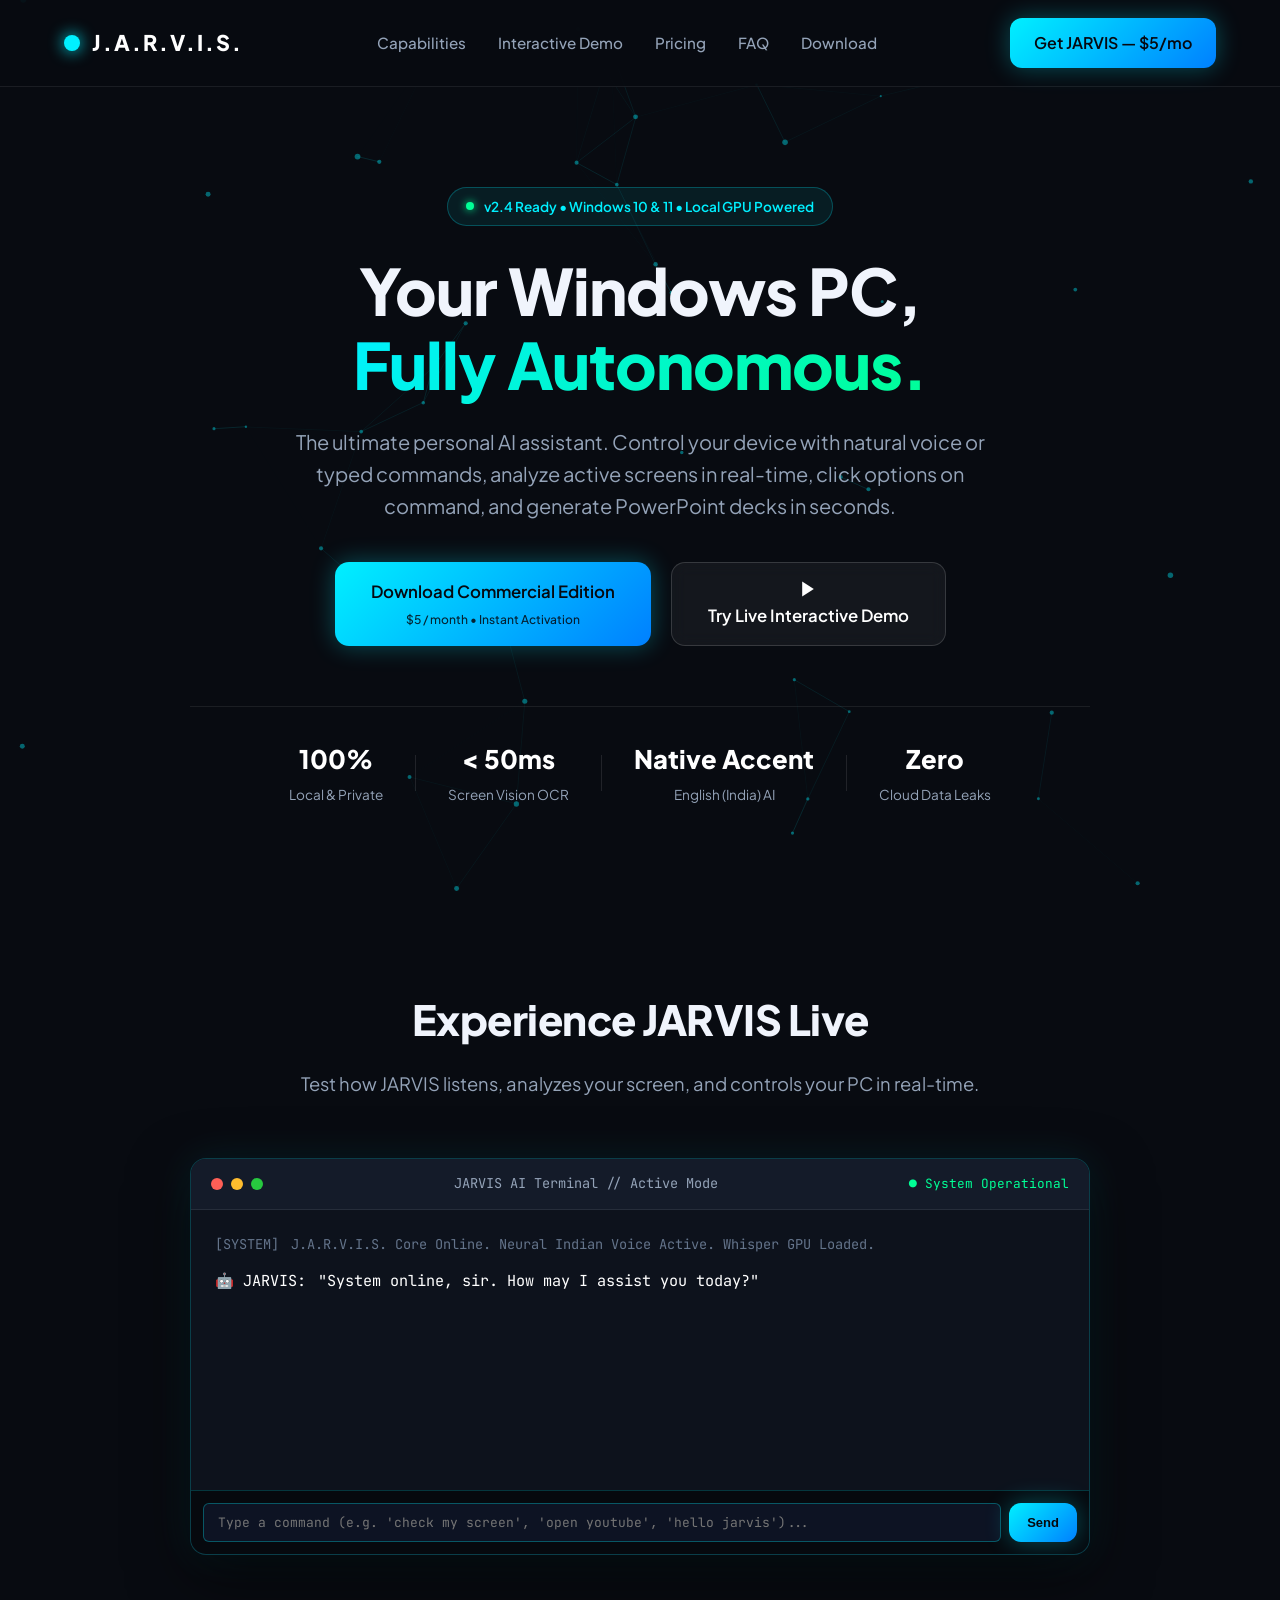
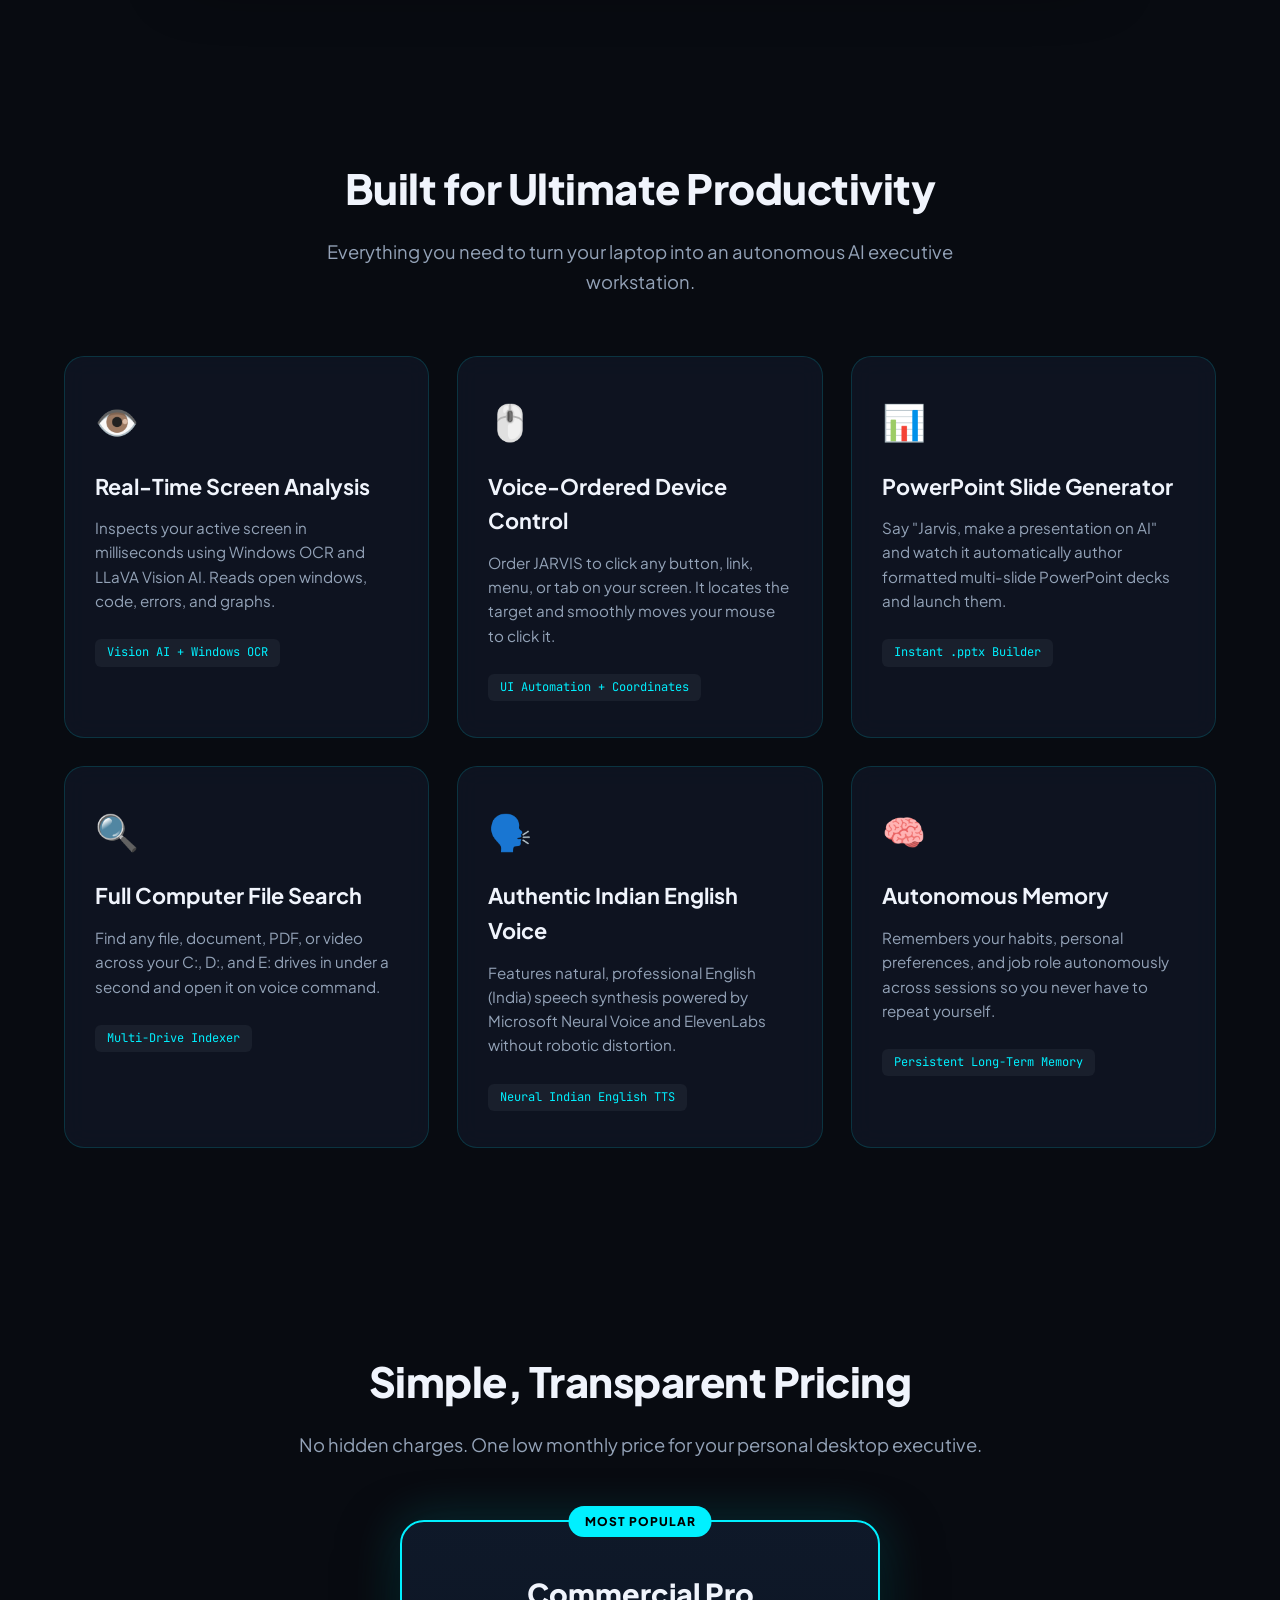
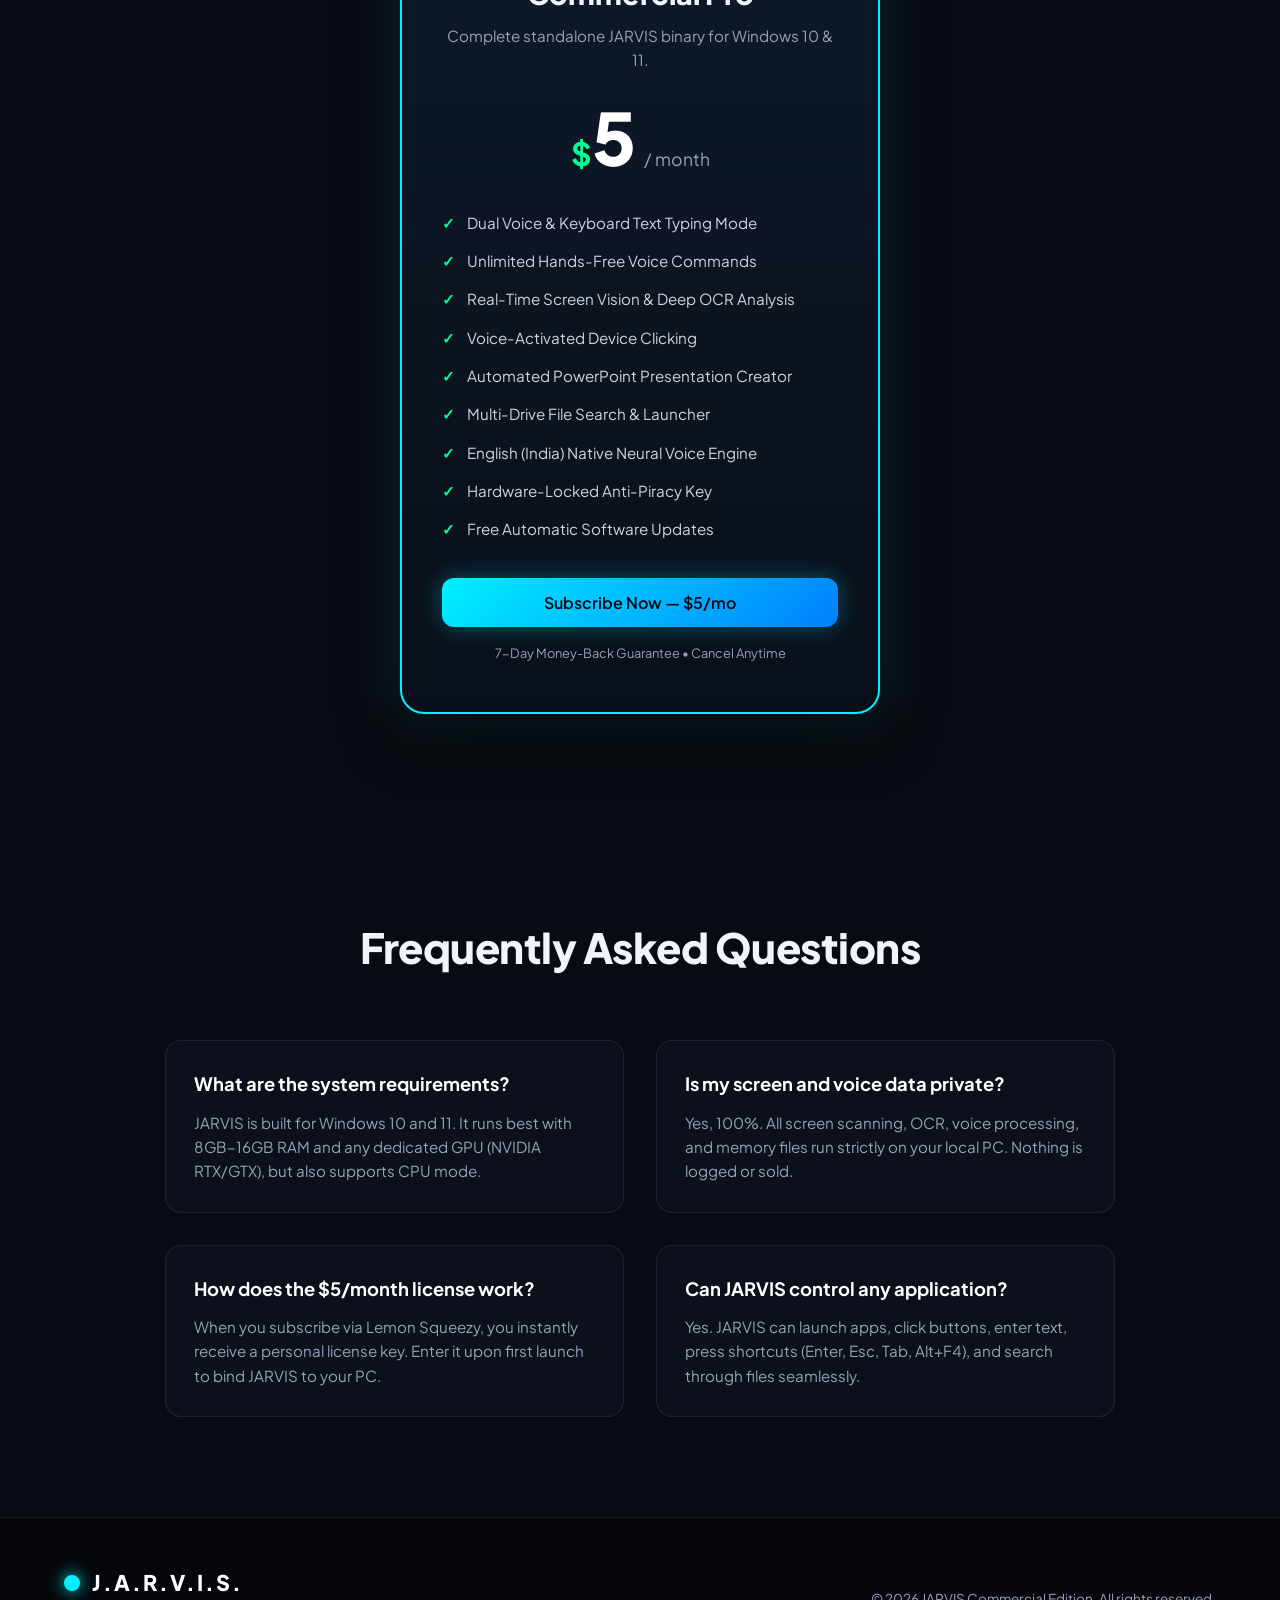
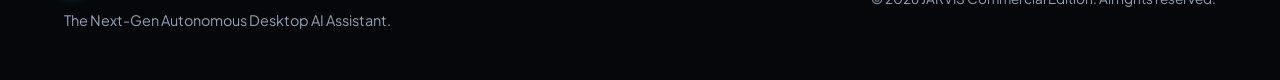
<file: docs/index.html>
<!DOCTYPE html>
<html lang="en">
<head>
  <meta charset="UTF-8">
  <meta name="viewport" content="width=device-width, initial-scale=1.0">
  <title>JARVIS — Autonomous AI Desktop Executive Assistant for Windows</title>
  <meta name="description" content="Control your PC with your voice, analyze your screen in real time, and create PowerPoint presentations on command. Powered by local GPU AI.">
  <link rel="preconnect" href="https://fonts.googleapis.com">
  <link rel="preconnect" href="https://fonts.gstatic.com" crossorigin>
  <link href="https://fonts.googleapis.com/css2?family=Plus+Jakarta+Sans:wght@300;400;500;600;700;800&family=JetBrains+Mono:wght@400;500;700&display=swap" rel="stylesheet">
  <link rel="stylesheet" href="styles.css">
</head>
<body>
  <!-- Cyber Background Canvas -->
  <canvas id="bg-canvas"></canvas>

  <!-- Navigation -->
  <nav class="navbar">
    <div class="nav-container">
      <div class="logo">
        <div class="logo-core"></div>
        <span>J.A.R.V.I.S.</span>
      </div>
      <div class="nav-links">
        <a href="#features">Capabilities</a>
        <a href="#demo">Interactive Demo</a>
        <a href="#pricing">Pricing</a>
        <a href="#faq">FAQ</a>
        <a href="download.html">Download</a>
      </div>
      <div class="nav-action">
        <a href="#pricing" class="btn btn-primary">Get JARVIS — $5/mo</a>
      </div>
    </div>
  </nav>

  <!-- Hero Section -->
  <header class="hero">
    <div class="hero-container">
      <div class="pill-badge">
        <span class="pulsing-dot"></span>
        v2.4 Ready • Windows 10 & 11 • Local GPU Powered
      </div>
      <h1 class="hero-title">
        Your Windows PC,<br>
        <span class="gradient-text">Fully Autonomous.</span>
      </h1>
      <p class="hero-subtitle">
        The ultimate personal AI assistant. Control your device with natural voice or typed commands, analyze active screens in real-time, click options on command, and generate PowerPoint decks in seconds.
      </p>

      <div class="hero-cta">
        <a href="https://drive.google.com/uc?export=download&id=1VoDySlDbKsOuo-lEMhZ5XF8BFnTOHtTJ" class="btn btn-primary btn-lg">
          <span>Download Commercial Edition</span>
          <span class="btn-subtext">$5 / month • Instant Activation</span>
        </a>
        <a href="#demo" class="btn btn-secondary btn-lg">
          <svg width="20" height="20" viewBox="0 0 24 24" fill="currentColor">
            <polygon points="5 3 19 12 5 21 5 3"></polygon>
          </svg>
          Try Live Interactive Demo
        </a>
      </div>

      <!-- Trust Badges -->
      <div class="hero-stats">
        <div class="stat-item">
          <span class="stat-val">100%</span>
          <span class="stat-label">Local & Private</span>
        </div>
        <div class="stat-divider"></div>
        <div class="stat-item">
          <span class="stat-val">&lt; 50ms</span>
          <span class="stat-label">Screen Vision OCR</span>
        </div>
        <div class="stat-divider"></div>
        <div class="stat-item">
          <span class="stat-val">Native Accent</span>
          <span class="stat-label">English (India) AI</span>
        </div>
        <div class="stat-divider"></div>
        <div class="stat-item">
          <span class="stat-val">Zero</span>
          <span class="stat-label">Cloud Data Leaks</span>
        </div>
      </div>
    </div>
  </header>

  <!-- Live Simulated Playground Section -->
  <section id="demo" class="playground-section">
    <div class="section-container">
      <div class="section-header">
        <h2 class="section-title">Experience JARVIS Live</h2>
        <p class="section-subtitle">Test how JARVIS listens, analyzes your screen, and controls your PC in real-time.</p>
      </div>

      <div class="terminal-window">
        <div class="terminal-bar">
          <div class="terminal-dots">
            <span class="dot red"></span>
            <span class="dot yellow"></span>
            <span class="dot green"></span>
          </div>
          <div class="terminal-title">JARVIS AI Terminal // Active Mode</div>
          <div class="terminal-status">● System Operational</div>
        </div>

        <div class="terminal-body" id="terminal-body">
          <div class="log-row sys">
            <span class="time">[SYSTEM]</span>
            <span>J.A.R.V.I.S. Core Online. Neural Indian Voice Active. Whisper GPU Loaded.</span>
          </div>
          <div class="log-row bot">
            <span class="prefix">🤖 JARVIS:</span>
            <span>"System online, sir. How may I assist you today?"</span>
          </div>
        </div>

        <!-- Custom Interactive Typing Input -->
        <div class="terminal-input-bar" style="display:flex; gap:8px; padding:12px; background:rgba(0,0,0,0.5); border-top:1px solid rgba(0,240,255,0.2);">
          <input type="text" id="terminal-custom-input" placeholder="Type a command (e.g. 'check my screen', 'open youtube', 'hello jarvis')..." style="flex:1; background:rgba(15,23,42,0.8); border:1px solid rgba(0,240,255,0.3); color:#fff; padding:10px 14px; border-radius:6px; font-family:'JetBrains Mono',monospace; font-size:13px; outline:none;" onkeydown="if(event.key==='Enter') executeCustomCommand()">
          <button onclick="executeCustomCommand()" class="btn btn-primary" style="padding:8px 18px; font-size:13px;">Send</button>
        </div>
      </div>
    </div>
  </section>

  <!-- Features Grid -->
  <section id="features" class="features-section">
    <div class="section-container">
      <div class="section-header">
        <h2 class="section-title">Built for Ultimate Productivity</h2>
        <p class="section-subtitle">Everything you need to turn your laptop into an autonomous AI executive workstation.</p>
      </div>

      <div class="features-grid">
        <!-- Feature 1 -->
        <div class="feature-card">
          <div class="feature-icon">👁️</div>
          <h3>Real-Time Screen Analysis</h3>
          <p>Inspects your active screen in milliseconds using Windows OCR and LLaVA Vision AI. Reads open windows, code, errors, and graphs.</p>
          <div class="feature-tag">Vision AI + Windows OCR</div>
        </div>

        <!-- Feature 2 -->
        <div class="feature-card">
          <div class="feature-icon">🖱️</div>
          <h3>Voice-Ordered Device Control</h3>
          <p>Order JARVIS to click any button, link, menu, or tab on your screen. It locates the target and smoothly moves your mouse to click it.</p>
          <div class="feature-tag">UI Automation + Coordinates</div>
        </div>

        <!-- Feature 3 -->
        <div class="feature-card">
          <div class="feature-icon">📊</div>
          <h3>PowerPoint Slide Generator</h3>
          <p>Say "Jarvis, make a presentation on AI" and watch it automatically author formatted multi-slide PowerPoint decks and launch them.</p>
          <div class="feature-tag">Instant .pptx Builder</div>
        </div>

        <!-- Feature 4 -->
        <div class="feature-card">
          <div class="feature-icon">🔍</div>
          <h3>Full Computer File Search</h3>
          <p>Find any file, document, PDF, or video across your C:, D:, and E: drives in under a second and open it on voice command.</p>
          <div class="feature-tag">Multi-Drive Indexer</div>
        </div>

        <!-- Feature 5 -->
        <div class="feature-card">
          <div class="feature-icon">🗣️</div>
          <h3>Authentic Indian English Voice</h3>
          <p>Features natural, professional English (India) speech synthesis powered by Microsoft Neural Voice and ElevenLabs without robotic distortion.</p>
          <div class="feature-tag">Neural Indian English TTS</div>
        </div>

        <!-- Feature 6 -->
        <div class="feature-card">
          <div class="feature-icon">🧠</div>
          <h3>Autonomous Memory</h3>
          <p>Remembers your habits, personal preferences, and job role autonomously across sessions so you never have to repeat yourself.</p>
          <div class="feature-tag">Persistent Long-Term Memory</div>
        </div>
      </div>
    </div>
  </section>

  <!-- Pricing Section -->
  <section id="pricing" class="pricing-section">
    <div class="section-container">
      <div class="section-header">
        <h2 class="section-title">Simple, Transparent Pricing</h2>
        <p class="section-subtitle">No hidden charges. One low monthly price for your personal desktop executive.</p>
      </div>

      <div class="pricing-card-wrapper">
        <div class="pricing-card featured">
          <div class="pricing-badge">MOST POPULAR</div>
          <h3 class="plan-name">Commercial Pro</h3>
          <p class="plan-desc">Complete standalone JARVIS binary for Windows 10 & 11.</p>
          
          <div class="plan-price">
            <span class="currency">$</span>
            <span class="amount">5</span>
            <span class="period">/ month</span>
          </div>

          <ul class="plan-features">
            <li><span>✓</span> Dual Voice & Keyboard Text Typing Mode</li>
            <li><span>✓</span> Unlimited Hands-Free Voice Commands</li>
            <li><span>✓</span> Real-Time Screen Vision & Deep OCR Analysis</li>
            <li><span>✓</span> Voice-Activated Device Clicking</li>
            <li><span>✓</span> Automated PowerPoint Presentation Creator</li>
            <li><span>✓</span> Multi-Drive File Search & Launcher</li>
            <li><span>✓</span> English (India) Native Neural Voice Engine</li>
            <li><span>✓</span> Hardware-Locked Anti-Piracy Key</li>
            <li><span>✓</span> Free Automatic Software Updates</li>
          </ul>

          <a href="https://paarushanand22.lemonsqueezy.com" class="btn btn-primary btn-block">
            Subscribe Now — $5/mo
          </a>
          <p class="money-back">7-Day Money-Back Guarantee • Cancel Anytime</p>
        </div>
      </div>
    </div>
  </section>

  <!-- FAQ Section -->
  <section id="faq" class="faq-section">
    <div class="section-container">
      <div class="section-header">
        <h2 class="section-title">Frequently Asked Questions</h2>
      </div>

      <div class="faq-grid">
        <div class="faq-item">
          <h4>What are the system requirements?</h4>
          <p>JARVIS is built for Windows 10 and 11. It runs best with 8GB–16GB RAM and any dedicated GPU (NVIDIA RTX/GTX), but also supports CPU mode.</p>
        </div>
        <div class="faq-item">
          <h4>Is my screen and voice data private?</h4>
          <p>Yes, 100%. All screen scanning, OCR, voice processing, and memory files run strictly on your local PC. Nothing is logged or sold.</p>
        </div>
        <div class="faq-item">
          <h4>How does the $5/month license work?</h4>
          <p>When you subscribe via Lemon Squeezy, you instantly receive a personal license key. Enter it upon first launch to bind JARVIS to your PC.</p>
        </div>
        <div class="faq-item">
          <h4>Can JARVIS control any application?</h4>
          <p>Yes. JARVIS can launch apps, click buttons, enter text, press shortcuts (Enter, Esc, Tab, Alt+F4), and search through files seamlessly.</p>
        </div>
      </div>
    </div>
  </section>

  <!-- Footer -->
  <footer class="footer">
    <div class="footer-container">
      <div class="footer-brand">
        <div class="logo">
          <div class="logo-core"></div>
          <span>J.A.R.V.I.S.</span>
        </div>
        <p>The Next-Gen Autonomous Desktop AI Assistant.</p>
      </div>
      <div class="footer-copy">
        © 2026 JARVIS Commercial Edition. All rights reserved.
      </div>
    </div>
  </footer>

  <script src="https://js.puter.com/v2/"></script>
  <script src="app.js"></script>
</body>
</html>
</file>
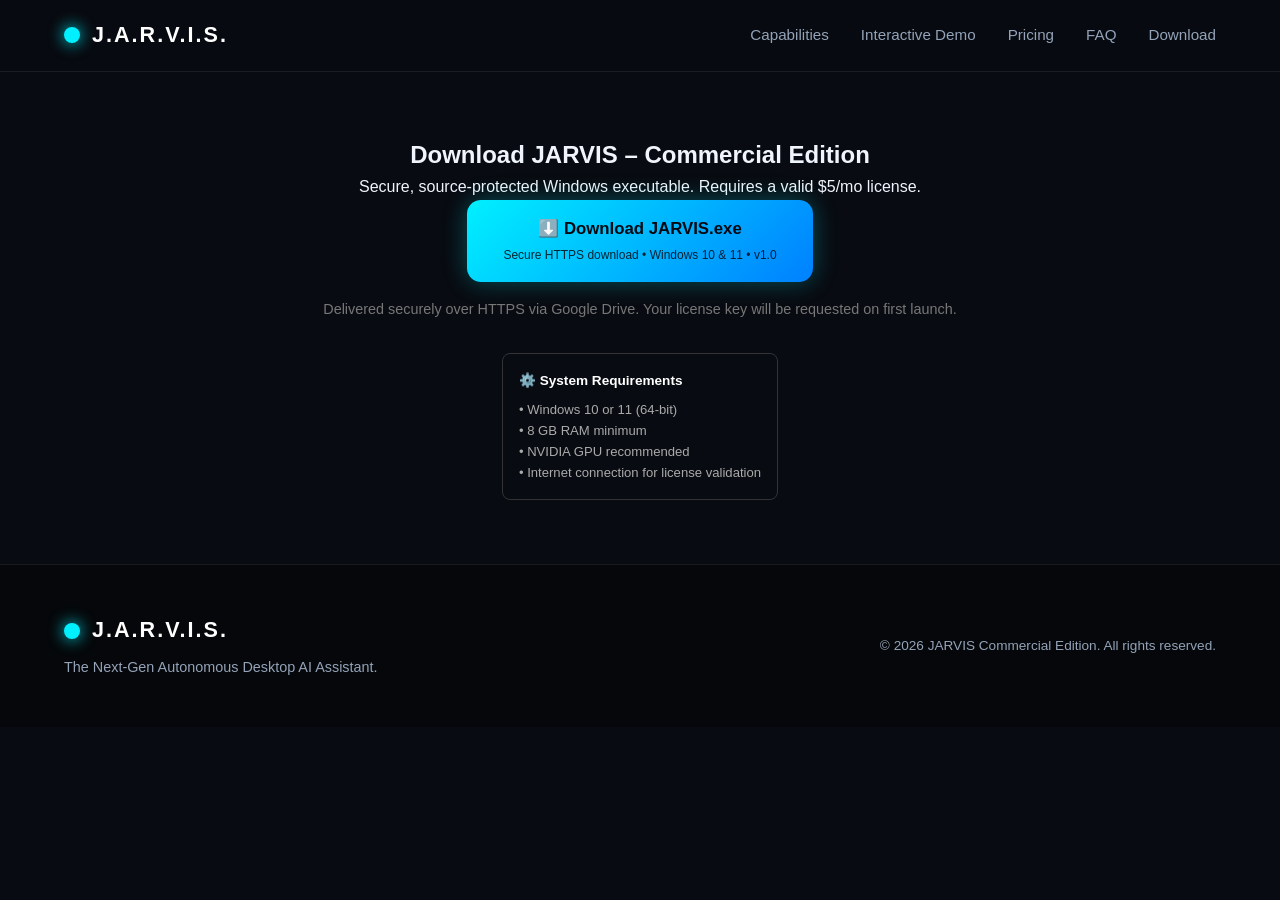
<file: docs/download.html>
<!DOCTYPE html>
<html lang="en">
<head>
  <meta charset="UTF-8">
  <meta name="viewport" content="width=device-width, initial-scale=1.0">
  <title>Download JARVIS – Secure Commercial Edition</title>
  <link rel="stylesheet" href="styles.css">
</head>
<body>
  <nav class="navbar">
    <div class="nav-container">
      <div class="logo"><div class="logo-core"></div><span>J.A.R.V.I.S.</span></div>
      <div class="nav-links">
        <a href="#features">Capabilities</a>
        <a href="#demo">Interactive Demo</a>
        <a href="#pricing">Pricing</a>
        <a href="#faq">FAQ</a>
        <a href="download.html" class="active">Download</a>
      </div>
    </div>
  </nav>

  <section class="download-section" style="padding: 4rem 0; text-align: center;">
    <h1>Download JARVIS – Commercial Edition</h1>
    <p>Secure, source‑protected Windows executable. Requires a valid $5/mo license.</p>
    <a href="https://drive.google.com/uc?export=download&id=1VoDySlDbKsOuo-lEMhZ5XF8BFnTOHtTJ" class="btn btn-primary btn-lg">
      <span>⬇️ Download JARVIS.exe</span>
      <span class="btn-subtext">Secure HTTPS download • Windows 10 &amp; 11 • v1.0</span>
    </a>
    <p style="margin-top: 1rem; font-size: 0.9rem; color: #777;">
      Delivered securely over HTTPS via Google Drive. Your license key will be requested on first launch.
    </p>
    <div style="margin-top:2rem; padding: 1rem; border: 1px solid #333; border-radius: 8px; display:inline-block; text-align:left; max-width:400px;">
      <p style="margin:0; color:#aaa; font-size:0.85rem;">⚙️ <strong style="color:#fff;">System Requirements</strong></p>
      <p style="margin:0.5rem 0 0; color:#aaa; font-size:0.82rem;">• Windows 10 or 11 (64-bit)<br>• 8 GB RAM minimum<br>• NVIDIA GPU recommended<br>• Internet connection for license validation</p>
    </div>
  </section>

  <footer class="footer">
    <div class="footer-container">
      <div class="footer-brand">
        <div class="logo"><div class="logo-core"></div><span>J.A.R.V.I.S.</span></div>
        <p>The Next‑Gen Autonomous Desktop AI Assistant.</p>
      </div>
      <div class="footer-copy">© 2026 JARVIS Commercial Edition. All rights reserved.</div>
    </div>
  </footer>

  <script src="app.js"></script>
</body>
</html>
</file>
<file: docs/styles.css>
:root {
  --bg-dark: #080b11;
  --bg-card: rgba(16, 23, 38, 0.75);
  --bg-card-border: rgba(0, 240, 255, 0.15);
  --cyan: #00f0ff;
  --cyan-glow: rgba(0, 240, 255, 0.35);
  --blue: #0080ff;
  --green: #00ff96;
  --text-main: #f0f4fc;
  --text-muted: #94a3b8;
  --font-main: 'Plus Jakarta Sans', -apple-system, sans-serif;
  --font-code: 'JetBrains Mono', monospace;
}

* {
  box-sizing: border-box;
  margin: 0;
  padding: 0;
}

html {
  scroll-behavior: smooth;
}

body {
  background-color: var(--bg-dark);
  color: var(--text-main);
  font-family: var(--font-main);
  line-height: 1.6;
  overflow-x: hidden;
  position: relative;
}

#bg-canvas {
  position: fixed;
  top: 0;
  left: 0;
  width: 100vw;
  height: 100vh;
  z-index: -1;
  pointer-events: none;
}

/* Navbar */
.navbar {
  position: sticky;
  top: 0;
  z-index: 100;
  backdrop-filter: blur(16px);
  background: rgba(8, 11, 17, 0.85);
  border-bottom: 1px solid rgba(255, 255, 255, 0.08);
  padding: 18px 0;
}

.nav-container {
  max-width: 1200px;
  margin: 0 auto;
  padding: 0 24px;
  display: flex;
  align-items: center;
  justify-content: space-between;
}

.logo {
  display: flex;
  align-items: center;
  gap: 12px;
  font-weight: 800;
  font-size: 1.35rem;
  letter-spacing: 2px;
  color: #fff;
}

.logo-core {
  width: 16px;
  height: 16px;
  border-radius: 50%;
  background: var(--cyan);
  box-shadow: 0 0 16px var(--cyan);
  animation: pulse 2s infinite ease-in-out;
}

@keyframes pulse {
  0%, 100% { transform: scale(1); opacity: 0.85; }
  50% { transform: scale(1.3); opacity: 1; box-shadow: 0 0 24px var(--cyan); }
}

.nav-links {
  display: flex;
  gap: 32px;
}

.nav-links a {
  color: var(--text-muted);
  text-decoration: none;
  font-size: 0.95rem;
  font-weight: 500;
  transition: color 0.2s;
}

.nav-links a:hover {
  color: var(--cyan);
}

/* Buttons */
.btn {
  display: inline-flex;
  flex-direction: column;
  align-items: center;
  justify-content: center;
  gap: 4px;
  padding: 12px 24px;
  border-radius: 12px;
  font-weight: 600;
  text-decoration: none;
  cursor: pointer;
  transition: all 0.25s ease;
  border: none;
}

.btn-primary {
  background: linear-gradient(135deg, #00f0ff, #0080ff);
  color: #060910;
  box-shadow: 0 0 24px rgba(0, 240, 255, 0.3);
}

.btn-primary:hover {
  transform: translateY(-2px);
  box-shadow: 0 0 36px rgba(0, 240, 255, 0.5);
}

.btn-secondary {
  background: rgba(255, 255, 255, 0.05);
  color: #fff;
  border: 1px solid rgba(255, 255, 255, 0.15);
  backdrop-filter: blur(8px);
}

.btn-secondary:hover {
  background: rgba(255, 255, 255, 0.1);
  border-color: var(--cyan);
  color: var(--cyan);
}

.btn-lg {
  padding: 16px 36px;
  font-size: 1.05rem;
  border-radius: 14px;
}

.btn-subtext {
  font-size: 0.75rem;
  font-weight: 500;
  opacity: 0.85;
}

.btn-block {
  width: 100%;
}

/* Hero */
.hero {
  padding: 100px 24px 80px;
  text-align: center;
  position: relative;
}

.hero-container {
  max-width: 900px;
  margin: 0 auto;
}

.pill-badge {
  display: inline-flex;
  align-items: center;
  gap: 10px;
  padding: 8px 18px;
  background: rgba(0, 240, 255, 0.08);
  border: 1px solid rgba(0, 240, 255, 0.25);
  border-radius: 100px;
  font-size: 0.85rem;
  font-weight: 600;
  color: var(--cyan);
  margin-bottom: 28px;
}

.pulsing-dot {
  width: 8px;
  height: 8px;
  background: var(--green);
  border-radius: 50%;
  box-shadow: 0 0 8px var(--green);
}

.hero-title {
  font-size: 4rem;
  font-weight: 800;
  line-height: 1.15;
  letter-spacing: -1px;
  margin-bottom: 24px;
}

.gradient-text {
  background: linear-gradient(135deg, #00f0ff, #00ff96);
  -webkit-background-clip: text;
  -webkit-text-fill-color: transparent;
}

.hero-subtitle {
  font-size: 1.25rem;
  color: var(--text-muted);
  max-width: 720px;
  margin: 0 auto 40px;
}

.hero-cta {
  display: flex;
  justify-content: center;
  gap: 20px;
  margin-bottom: 60px;
  flex-wrap: wrap;
}

.hero-stats {
  display: flex;
  justify-content: center;
  align-items: center;
  gap: 32px;
  padding-top: 32px;
  border-top: 1px solid rgba(255, 255, 255, 0.08);
  flex-wrap: wrap;
}

.stat-item {
  display: flex;
  flex-direction: column;
  gap: 4px;
}

.stat-val {
  font-size: 1.6rem;
  font-weight: 800;
  color: #fff;
}

.stat-label {
  font-size: 0.85rem;
  color: var(--text-muted);
}

.stat-divider {
  width: 1px;
  height: 36px;
  background: rgba(255, 255, 255, 0.1);
}

/* Section Common */
.section-container {
  max-width: 1200px;
  margin: 0 auto;
  padding: 100px 24px;
}

.section-header {
  text-align: center;
  max-width: 700px;
  margin: 0 auto 60px;
}

.section-title {
  font-size: 2.6rem;
  font-weight: 800;
  margin-bottom: 16px;
  letter-spacing: -0.5px;
}

.section-subtitle {
  color: var(--text-muted);
  font-size: 1.15rem;
}

/* Terminal Playground */
.terminal-window {
  background: #0d121c;
  border: 1px solid rgba(0, 240, 255, 0.2);
  border-radius: 16px;
  overflow: hidden;
  box-shadow: 0 20px 60px rgba(0, 0, 0, 0.6), 0 0 40px rgba(0, 240, 255, 0.1);
  max-width: 900px;
  margin: 0 auto;
}

.terminal-bar {
  background: #141b29;
  padding: 14px 20px;
  display: flex;
  align-items: center;
  justify-content: space-between;
  border-bottom: 1px solid rgba(255, 255, 255, 0.08);
}

.terminal-dots {
  display: flex;
  gap: 8px;
}

.dot {
  width: 12px;
  height: 12px;
  border-radius: 50%;
}
.dot.red { background: #ff5f56; }
.dot.yellow { background: #ffbd2e; }
.dot.green { background: #27c93f; }

.terminal-title {
  font-family: var(--font-code);
  font-size: 0.85rem;
  color: var(--text-muted);
}

.terminal-status {
  font-family: var(--font-code);
  font-size: 0.8rem;
  color: var(--green);
}

.terminal-body {
  padding: 24px;
  min-height: 280px;
  max-height: 380px;
  overflow-y: auto;
  font-family: var(--font-code);
  font-size: 0.95rem;
  display: flex;
  flex-direction: column;
  gap: 16px;
}

.log-row {
  display: flex;
  gap: 12px;
  line-height: 1.5;
}

.log-row.sys {
  color: #64748b;
  font-size: 0.85rem;
}

.log-row.user {
  color: var(--cyan);
}

.log-row.bot {
  color: #fff;
}

.log-row.action {
  color: #fbbf24;
}

.terminal-presets {
  background: #101622;
  padding: 16px 20px;
  border-top: 1px solid rgba(255, 255, 255, 0.06);
  display: flex;
  align-items: center;
  gap: 10px;
  flex-wrap: wrap;
}

.presets-label {
  font-size: 0.85rem;
  color: var(--text-muted);
  font-weight: 600;
}

.preset-pill {
  background: rgba(255, 255, 255, 0.05);
  border: 1px solid rgba(255, 255, 255, 0.12);
  color: #e2e8f0;
  padding: 8px 14px;
  border-radius: 8px;
  font-size: 0.85rem;
  cursor: pointer;
  transition: all 0.2s;
  font-family: var(--font-main);
  font-weight: 500;
}

.preset-pill:hover {
  background: rgba(0, 240, 255, 0.12);
  border-color: var(--cyan);
  color: var(--cyan);
}

/* Features Grid */
.features-grid {
  display: grid;
  grid-template-columns: repeat(auto-fit, minmax(340px, 1fr));
  gap: 28px;
}

.feature-card {
  background: var(--bg-card);
  border: 1px solid var(--bg-card-border);
  padding: 36px 30px;
  border-radius: 20px;
  backdrop-filter: blur(12px);
  transition: transform 0.25s, border-color 0.25s, box-shadow 0.25s;
}

.feature-card:hover {
  transform: translateY(-6px);
  border-color: var(--cyan);
  box-shadow: 0 12px 40px rgba(0, 240, 255, 0.15);
}

.feature-icon {
  font-size: 2.2rem;
  margin-bottom: 20px;
}

.feature-card h3 {
  font-size: 1.35rem;
  font-weight: 700;
  margin-bottom: 12px;
}

.feature-card p {
  color: var(--text-muted);
  font-size: 0.95rem;
  margin-bottom: 24px;
}

.feature-tag {
  display: inline-block;
  padding: 4px 12px;
  border-radius: 6px;
  background: rgba(255, 255, 255, 0.05);
  font-family: var(--font-code);
  font-size: 0.75rem;
  color: var(--cyan);
}

/* Pricing Card */
.pricing-card-wrapper {
  max-width: 480px;
  margin: 0 auto;
}

.pricing-card {
  background: linear-gradient(180deg, rgba(16, 26, 44, 0.9), rgba(10, 16, 28, 0.9));
  border: 2px solid var(--cyan);
  border-radius: 24px;
  padding: 48px 40px;
  position: relative;
  box-shadow: 0 20px 60px rgba(0, 0, 0, 0.6), 0 0 50px rgba(0, 240, 255, 0.2);
  text-align: center;
}

.pricing-badge {
  position: absolute;
  top: -16px;
  left: 50%;
  transform: translateX(-50%);
  background: var(--cyan);
  color: #000;
  font-weight: 800;
  font-size: 0.75rem;
  padding: 6px 16px;
  border-radius: 100px;
  letter-spacing: 1px;
}

.plan-name {
  font-size: 1.8rem;
  font-weight: 800;
  margin-bottom: 8px;
}

.plan-desc {
  color: var(--text-muted);
  font-size: 0.95rem;
  margin-bottom: 28px;
}

.plan-price {
  display: flex;
  align-items: baseline;
  justify-content: center;
  margin-bottom: 32px;
}

.plan-price .currency {
  font-size: 2rem;
  font-weight: 700;
  color: var(--green);
}

.plan-price .amount {
  font-size: 4.5rem;
  font-weight: 800;
  color: #fff;
  line-height: 1;
}

.plan-price .period {
  font-size: 1.1rem;
  color: var(--text-muted);
  margin-left: 8px;
}

.plan-features {
  list-style: none;
  text-align: left;
  margin-bottom: 36px;
  display: flex;
  flex-direction: column;
  gap: 14px;
}

.plan-features li {
  display: flex;
  align-items: center;
  gap: 12px;
  font-size: 0.95rem;
  color: #cbd5e1;
}

.plan-features li span {
  color: var(--green);
  font-weight: 800;
}

.money-back {
  font-size: 0.8rem;
  color: var(--text-muted);
  margin-top: 16px;
}

/* FAQ */
.faq-grid {
  display: grid;
  grid-template-columns: repeat(auto-fit, minmax(400px, 1fr));
  gap: 32px;
  max-width: 950px;
  margin: 0 auto;
}

.faq-item {
  background: rgba(16, 23, 38, 0.5);
  border: 1px solid rgba(255, 255, 255, 0.08);
  padding: 28px;
  border-radius: 16px;
}

.faq-item h4 {
  font-size: 1.15rem;
  margin-bottom: 12px;
  color: #fff;
}

.faq-item p {
  color: var(--text-muted);
  font-size: 0.95rem;
}

/* Footer */
.footer {
  border-top: 1px solid rgba(255, 255, 255, 0.08);
  padding: 48px 0;
  background: #05070a;
}

.footer-container {
  max-width: 1200px;
  margin: 0 auto;
  padding: 0 24px;
  display: flex;
  align-items: center;
  justify-content: space-between;
  flex-wrap: wrap;
  gap: 24px;
}

.footer-brand p {
  color: var(--text-muted);
  font-size: 0.9rem;
  margin-top: 8px;
}

.footer-copy {
  color: var(--text-muted);
  font-size: 0.85rem;
}

@media (max-width: 768px) {
  .hero-title { font-size: 2.8rem; }
  .nav-links { display: none; }
  .features-grid { grid-template-columns: 1fr; }
  .faq-grid { grid-template-columns: 1fr; }
}
</file>
